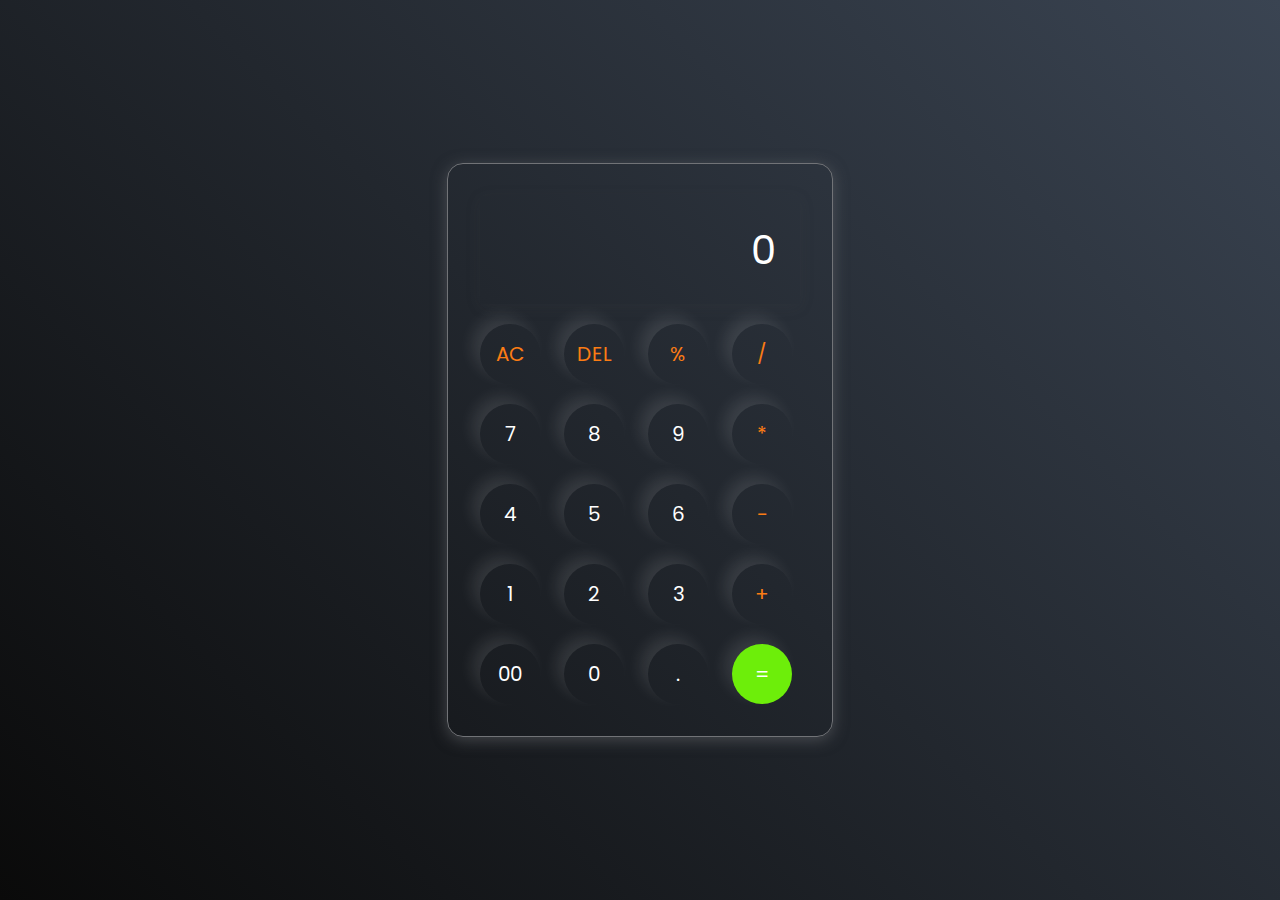
<file: CalculatorWebsite/index.html>
<!DOCTYPE html>
<html lang="en">
<head>
    <meta charset="UTF-8">
    <meta http-equiv="X-UA-Compatible" content="IE=edge">
    <meta name="viewport" content="width=device-width, initial-scale=1.0">
    <link rel="stylesheet" href="style.css">
    <title>Calculator - By Talha Adil</title>
</head>
<body>
    <div class="calculator">
        <input type="text" placeholder="0" id="inputBox">
        <div>
            <button class="operator">AC</button>
            <button class="operator">DEL</button>
            <button class="operator">%</button>
            <button class="operator">/</button>
        </div>
        <div>
            <button>7</button>
            <button>8</button>
            <button>9</button>
            <button class="operator">*</button>
        </div>
        <div>
            <button>4</button>
            <button>5</button>
            <button>6</button>
            <button class="operator">-</button>
        </div>
        <div>
            <button>1</button>
            <button>2</button>
            <button>3</button>
            <button class="operator">+</button>
        </div>
        <div>
            <button>00</button>
            <button>0</button>
            <button>.</button>
            <button class="equalBtn">=</button>
        </div>
    </div>

    <script src="script.js"></script>
</body>
</html>
</file>
<file: CalculatorWebsite/style.css>
@import url('https://fonts.googleapis.com/css2?family=Poppins:wght@500&display=swap');

* {
    margin: 0;
    padding: 0;
    box-sizing: border-box;
    font-family: 'Poppins', sans-serif;
}

body {
    width: 100%;
    height: 100vh;
    display: flex;
    justify-content: center;
    align-items: center;
    background: linear-gradient(45deg, #0a0a0a, #3a4452);
}

.calculator {
    border: 1px solid #717377;
    padding: 22px;
    border-radius: 16px;
    background: transparent;
    box-shadow: 0px 3px 15px rgba(113, 115, 119, 0.5);
}

input {
    width: 320px;
    border: none;
    padding: 24px;
    margin: 10px;
    background: transparent;
    box-shadow: 0px 3px 15px rgba(84, 84, 84, 0.1);
    font-size: 40px;
    text-align: right;
    cursor: pointer;
    color: #ffffff;
}

input::placeholder {
    color: #ffffff;
}

button {
    border: none;
    width: 60px;
    height: 60px;
    margin: 10px;
    border-radius: 50%;
    background: transparent;
    color: #ffffff;
    font-size: 20px;
    box-shadow: -8px -8px 15px rgba(255, 255, 255, 0.1);
    cursor: pointer;
}

.equalBtn {
    background-color: #6dee0a;
}

.operator {
    color:  #fb7c14;
}
</file>
